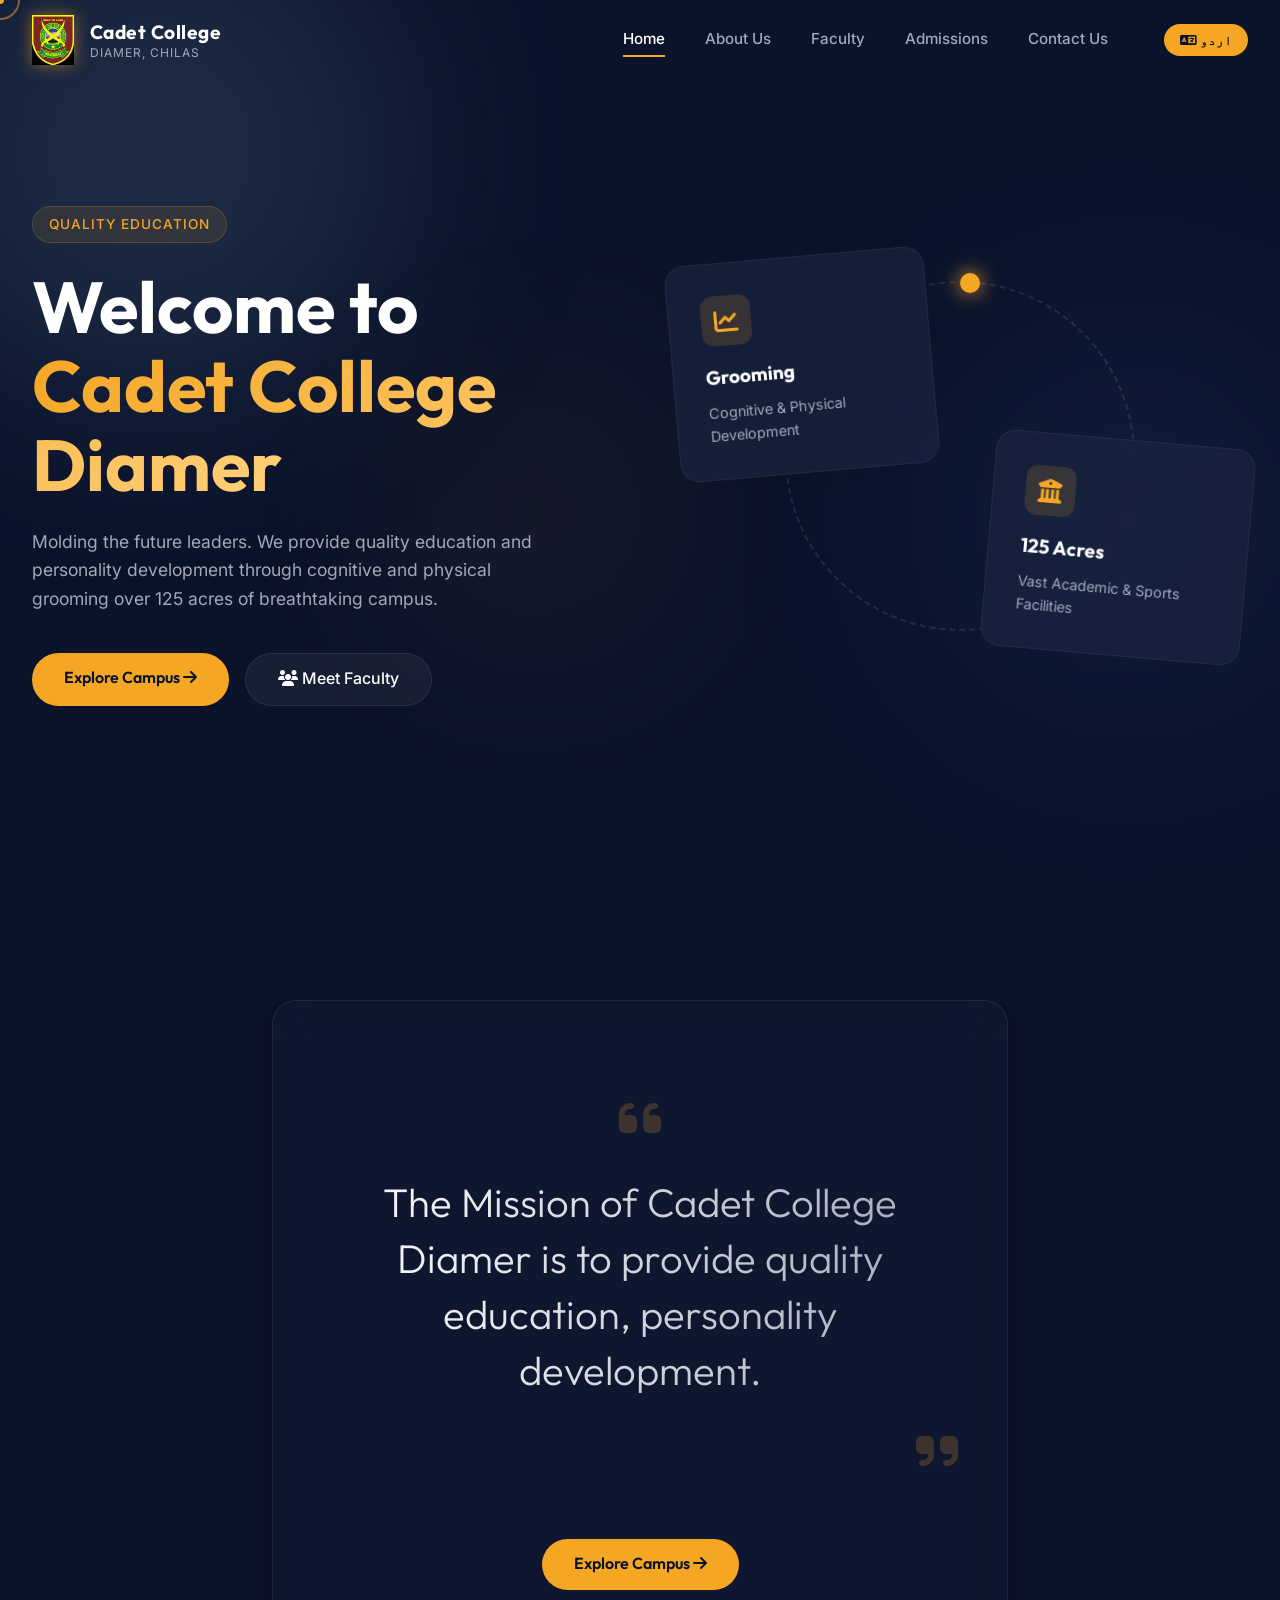
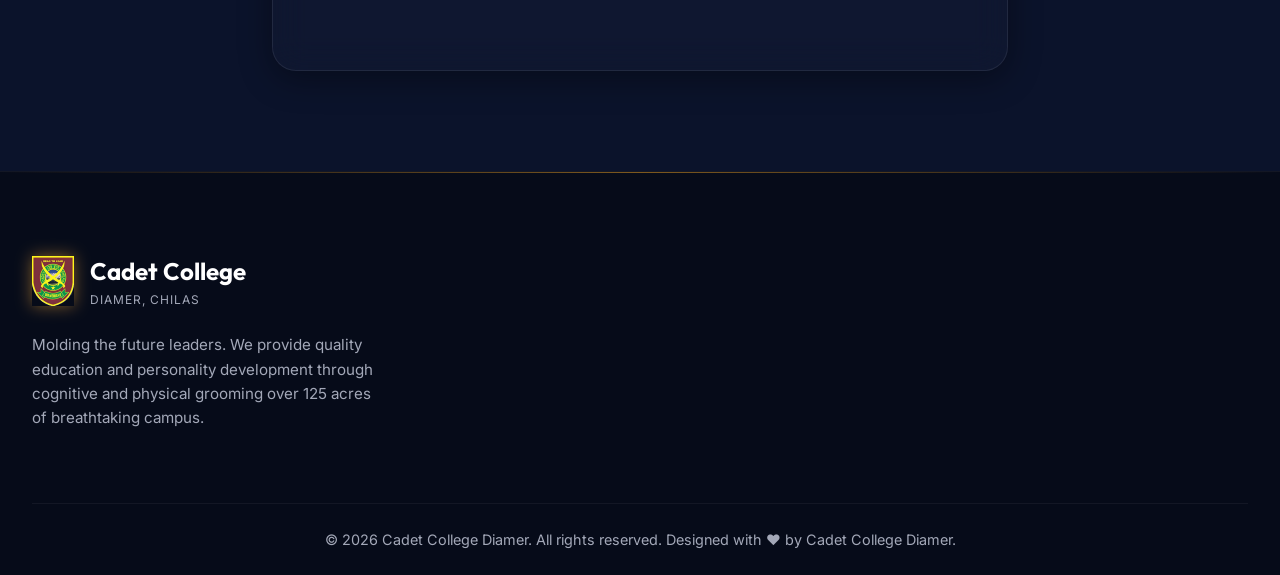
<file: index.html>
<!DOCTYPE html>
<html lang="ur" dir="ltr">

<head>
    <meta charset="UTF-8">
    <meta name="viewport" content="width=device-width, initial-scale=1.0">
    <meta name="description" content="Cadet College Diamer, Chilas - Quality Education and Personality Development">
    <title>Cadet College Diamer | Chilas</title>

    <!-- Google Fonts -->
    <link rel="preconnect" href="https://fonts.googleapis.com">
    <link rel="preconnect" href="https://fonts.gstatic.com" crossorigin>
    <link
        href="https://fonts.googleapis.com/css2?family=Inter:wght@300;400;500;600;700&family=Outfit:wght@300;400;500;600;700;800&family=Noto+Nastaliq+Urdu:wght@400;500;600;700&display=swap"
        rel="stylesheet">

    <!-- Font Awesome -->
    <link rel="stylesheet" href="https://cdnjs.cloudflare.com/ajax/libs/font-awesome/6.4.0/css/all.min.css">

    <!-- Custom CSS -->
    <link rel="stylesheet" href="style.css">
</head>

<body>

    <!-- Custom Cursor -->
    <div class="cursor-dot" data-cursor-dot></div>
    <div class="cursor-outline" data-cursor-outline></div>

    <!-- Background Animation Elements -->
    <div class="bg-shape shape-1"></div>
    <div class="bg-shape shape-2"></div>
    <div class="bg-shape shape-3"></div>

    <!-- Navigation -->
    <header class="navbar" id="navbar">
        <div class="nav-container">
            <a href="#" class="logo">
                <img class="logo-img" src="monogram.jpeg" alt="Monogram"
                    style="height: 50px; width: auto; object-fit: contain; filter: drop-shadow(0 0 8px rgba(245, 166, 35, 0.5));">
                <div class="logo-text">
                    <h1>Cadet College</h1>
                    <p>Diamer, Chilas</p>
                </div>
            </a>

            <button class="mobile-toggle" id="mobile-toggle">
                <i class="fa-solid fa-bars"></i>
            </button>

            <nav class="nav-links" id="nav-links">
                <a href="index.html" class="active" data-i18n="nav_home">Home</a>
                <a href="about.html" data-i18n="nav_about">About</a>
                <a href="faculty.html" data-i18n="nav_faculty">Faculty</a>
                <div class="nav-item-dropdown">
                    <a href="admission.html" data-i18n="nav_admission">Admissions</a>
                    <div class="dropdown-content">
                        <a href="class-8th.html" data-i18n="nav_8th">Class 8th</a>
                        <a href="1st-year.html" data-i18n="nav_1st_year">1st Year</a>
                    </div>
                </div>
                <a href="contact.html" data-i18n="nav_contact">Contact Us</a>
                <button id="lang-toggle" class="btn-primary glow-btn"
                    style="padding: 0.5rem 1rem; margin-inline-start: 1rem;">
                    <i class="fa-solid fa-language"></i> <span id="lang-text">اردو</span>
                </button>
            </nav>
        </div>
    </header>

    <!-- Hero Section -->
    <section id="home" class="hero section-padding">
        <div class="container hero-container">
            <div class="hero-content" data-aos="fade-up">
                <span class="badge" data-i18n="hero_badge">Quality Education</span>
                <h1 class="hero-title" data-i18n="hero_title">Welcome to <br> <span class="gradient-text">Cadet College
                        Diamer</span></h1>
                <p class="hero-desc" data-i18n="hero_desc">
                    Molding the future leaders. We provide quality education and personality development through
                    cognitive and physical grooming over 125 acres of breathtaking campus.
                </p>
                <div class="hero-btns">
                    <a href="about.html" class="btn-primary glow-btn" data-i18n="hero_btn_explore">
                        Explore Campus <i class="fa-solid fa-arrow-right"></i>
                    </a>
                    <a href="faculty.html" class="btn-secondary" data-i18n="hero_btn_faculty">
                        <i class="fa-solid fa-users"></i> Meet Faculty
                    </a>
                </div>
            </div>
            <div class="hero-visual">
                <div class="glass-card hero-card floating-anim">
                    <div class="card-icon"><i class="fa-solid fa-chart-line"></i></div>
                    <h3 data-i18n="hero_card1_title">Grooming</h3>
                    <p data-i18n="hero_card1_desc">Cognitive & Physical Development</p>
                </div>
                <div class="glass-card hero-card hero-card-2 floating-anim-delayed">
                    <div class="card-icon"><i class="fa-solid fa-building-columns"></i></div>
                    <h3 data-i18n="hero_card2_title">125 Acres</h3>
                    <p data-i18n="hero_card2_desc">Vast Academic & Sports Facilities</p>
                </div>
                <!-- Decorative Ring -->
                <div class="glow-ring"></div>
            </div>
        </div>
    </section>

    <!-- Scroll Indicator -->
    <div class="scroll-indicator">
        <div class="mouse">
            <div class="wheel"></div>
        </div>
        <p data-i18n="scroll_down">Scroll Down</p>
    </div>

    <!-- Scrolling Marquee or Quote (Replaces long sections) -->
    <section class="mission section-padding" style="min-height: 40vh; display: flex; align-items:center;">
        <div class="container container-sm">
            <div class="mission-box glass-panel text-center reveal">
                <div class="quote-icon"><i class="fa-solid fa-quote-left"></i></div>
                <h2 class="mission-text" data-i18n="mission_text">
                    The Mission of Cadet College Diamer is to provide quality education, personality development.
                </h2>
                <div class="quote-icon right"><i class="fa-solid fa-quote-right"></i></div>

                <div style="margin-top: 3rem;">
                    <a href="about.html" class="btn-primary glow-btn" data-i18n="hero_btn_explore">
                        Explore Campus <i class="fa-solid fa-arrow-right"></i>
                    </a>
                </div>
            </div>
        </div>
    </section>

    <!-- Footer -->
    <footer class="footer">
        <div class="container">
            <div class="footer-grid">
                <div class="footer-brand">
                    <a href="index.html" class="logo">
                        <img class="logo-img" src="monogram.jpeg" alt="Monogram"
                            style="height: 50px; width: auto; object-fit: contain; filter: drop-shadow(0 0 8px rgba(245, 166, 35, 0.5));">
                        <div class="logo-text">
                            <h2>Cadet College</h2>
                            <p>Diamer, Chilas</p>
                        </div>
                    </a>
                    <p class="footer-desc" data-i18n="hero_desc">Molding the future leaders. We provide quality
                        education and personality development through cognitive and physical grooming over 125 acres of
                        breathtaking campus.</p>
                </div>
            </div>

            <div class="footer-bottom">
                <p>&copy; 2026 Cadet College Diamer. All rights reserved. Designed with ❤️ by Cadet College Diamer.</p>
            </div>
        </div>
    </footer>

    <!-- Scripts -->
    <script src="script.js"></script>
</body>

</html>
</file>
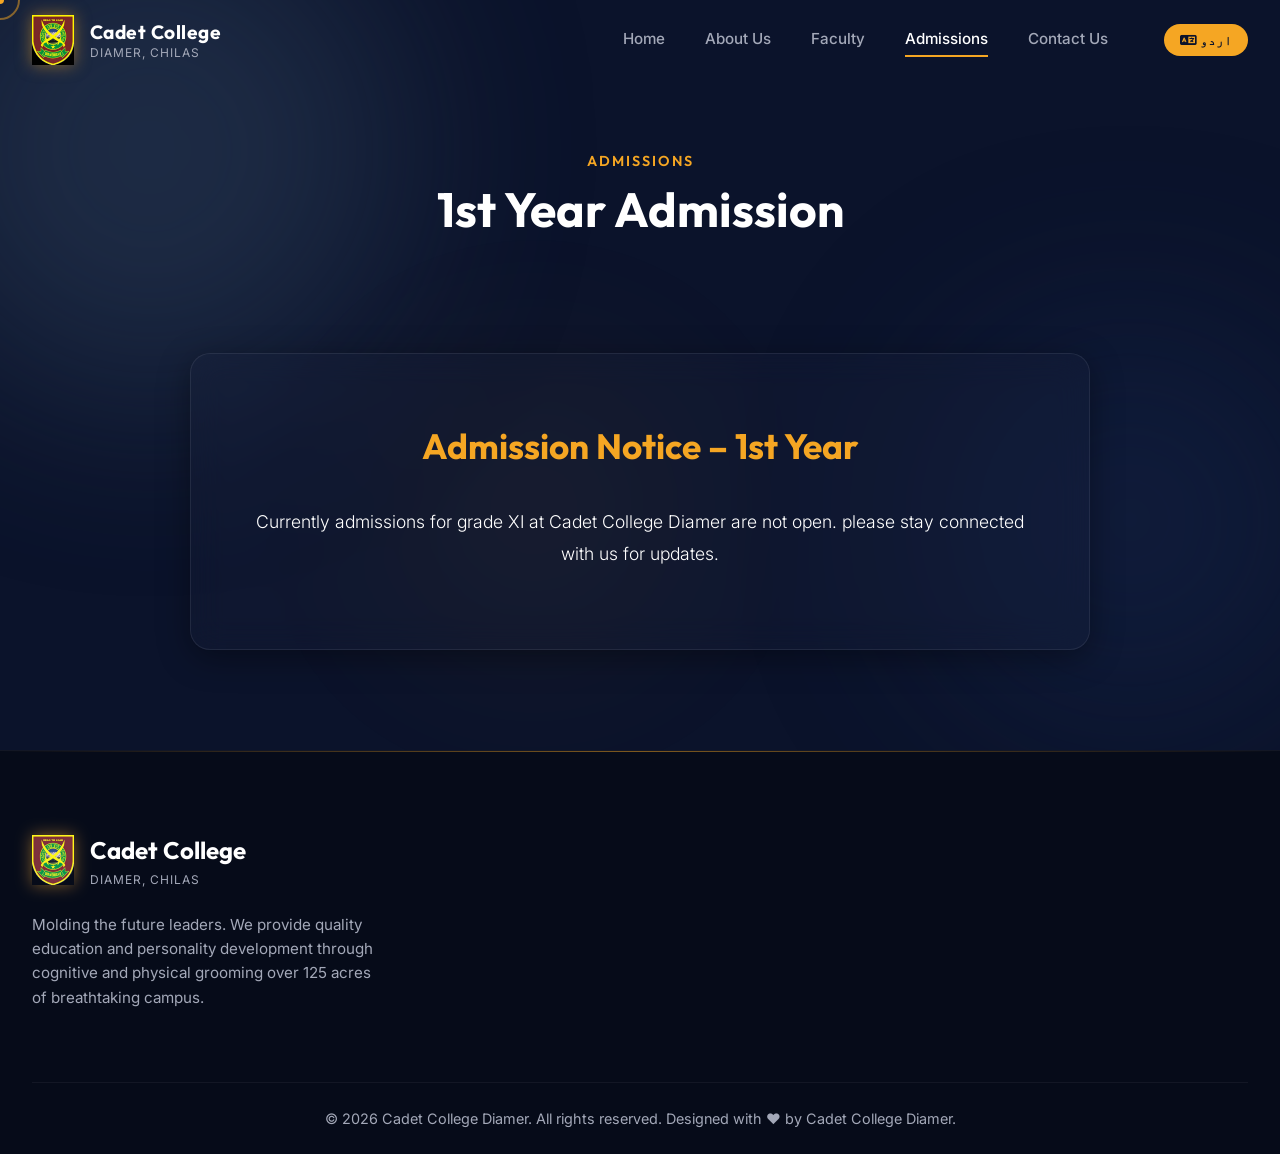
<file: 1st-year.html>
<!DOCTYPE html>
<html lang="ur" dir="ltr">

<head>
    <meta charset="UTF-8">
    <meta name="viewport" content="width=device-width, initial-scale=1.0">
    <meta name="description" content="1st Year Admissions Cadet College Diamer, Chilas">
    <title>Cadet College Diamer | 1st Year Admission</title>

    <!-- Google Fonts -->
    <link rel="preconnect" href="https://fonts.googleapis.com">
    <link rel="preconnect" href="https://fonts.gstatic.com" crossorigin>
    <link
        href="https://fonts.googleapis.com/css2?family=Inter:wght@300;400;500;600;700&family=Outfit:wght@300;400;500;600;700;800&family=Noto+Nastaliq+Urdu:wght@400;500;600;700&display=swap"
        rel="stylesheet">

    <!-- Font Awesome -->
    <link rel="stylesheet" href="https://cdnjs.cloudflare.com/ajax/libs/font-awesome/6.4.0/css/all.min.css">

    <!-- Custom CSS -->
    <link rel="stylesheet" href="style.css">
    <style>
        .page-header {
            padding-top: 150px;
            padding-bottom: 50px;
            text-align: center;
        }

        .admission-content {
            background: var(--glass-bg);
            backdrop-filter: blur(16px);
            border: 1px solid var(--glass-border);
            border-radius: 20px;
            padding: 4rem 3rem;
            text-align: center;
            box-shadow: var(--glass-shadow);
            max-width: 900px;
            margin: 0 auto;
        }

        .admission-title {
            color: var(--accent);
            font-size: 2.2rem;
            margin-bottom: 2rem;
            font-family: 'Outfit', sans-serif;
            font-weight: 700;
        }

        .admission-text {
            color: var(--text-main);
            font-size: 1.1rem;
            text-align: center;
            line-height: 1.8;
            font-weight: 300;
        }

        .admission-text p {
            margin-bottom: 1rem;
        }
    </style>
</head>

<body>

    <!-- Custom Cursor -->
    <div class="cursor-dot" data-cursor-dot></div>
    <div class="cursor-outline" data-cursor-outline></div>

    <!-- Background Animation Elements -->
    <div class="bg-shape shape-1"></div>
    <div class="bg-shape shape-2"></div>
    <div class="bg-shape shape-3"></div>

    <!-- Navigation -->
    <header class="navbar" id="navbar">
        <div class="nav-container">
            <a href="index.html" class="logo">
                <img class="logo-img" src="monogram.jpeg" alt="Monogram"
                    style="height: 50px; width: auto; object-fit: contain; filter: drop-shadow(0 0 8px rgba(245, 166, 35, 0.5));">
                <div class="logo-text">
                    <h1>Cadet College</h1>
                    <p>Diamer, Chilas</p>
                </div>
            </a>

            <button class="mobile-toggle" id="mobile-toggle">
                <i class="fa-solid fa-bars"></i>
            </button>

            <nav class="nav-links" id="nav-links">
                <a href="index.html" data-i18n="nav_home">Home</a>
                <a href="about.html" data-i18n="nav_about">About</a>
                <a href="faculty.html" data-i18n="nav_faculty">Faculty</a>
                <div class="nav-item-dropdown">
                    <a href="admission.html" class="active" data-i18n="nav_admission">Admissions</a>
                    <div class="dropdown-content">
                        <a href="class-8th.html" data-i18n="nav_8th">Class 8th</a>
                        <a href="1st-year.html" class="active" data-i18n="nav_1st_year">1st Year</a>
                    </div>
                </div>
                <a href="contact.html" data-i18n="nav_contact">Contact Us</a>
                <button id="lang-toggle" class="btn-primary glow-btn"
                    style="padding: 0.5rem 1rem; margin-inline-start: 1rem;">
                    <i class="fa-solid fa-language"></i> <span id="lang-text">اردو</span>
                </button>
            </nav>
        </div>
    </header>

    <!-- Header Section -->
    <section class="page-header container">
        <div class="section-header text-center reveal">
            <span class="subtitle" data-i18n="nav_admission">Admissions</span>
            <h2 class="title" data-i18n="1st_year_admission">1st Year <span class="accent-text">Admission</span></h2>
        </div>
    </section>

    <!-- Admission Content -->
    <section class="section-padding" style="padding-top: 0;">
        <div class="container reveal">
            <div class="admission-content">
                <h3 class="admission-title" data-i18n="admission_notice_1st_year">Admission Notice – 1st Year</h3>
                <div class="admission-text">
                    <p data-i18n="class_1st_year_notice_desc_1">Currently admissions for grade XI at Cadet College
                        Diamer are not open. please stay connected with us for updates.</p>
                </div>
            </div>
        </div>
    </section>

    <!-- Footer -->
    <footer class="footer">
        <div class="container">
            <div class="footer-grid">
                <div class="footer-brand">
                    <a href="index.html" class="logo">
                        <img class="logo-img" src="monogram.jpeg" alt="Monogram"
                            style="height: 50px; width: auto; object-fit: contain; filter: drop-shadow(0 0 8px rgba(245, 166, 35, 0.5));">
                        <div class="logo-text">
                            <h2>Cadet College</h2>
                            <p>Diamer, Chilas</p>
                        </div>
                    </a>
                    <p class="footer-desc" data-i18n="hero_desc">Molding the future leaders. We provide quality
                        education and personality development through cognitive and physical grooming over 125 acres of
                        breathtaking campus.</p>
                </div>
            </div>

            <div class="footer-bottom">
                <p>&copy; 2026 Cadet College Diamer. All rights reserved. Designed with ❤️ by Cadet College Diamer.</p>
            </div>
        </div>
    </footer>

    <!-- Scripts -->
    <script src="script.js"></script>
</body>

</html>
</file>
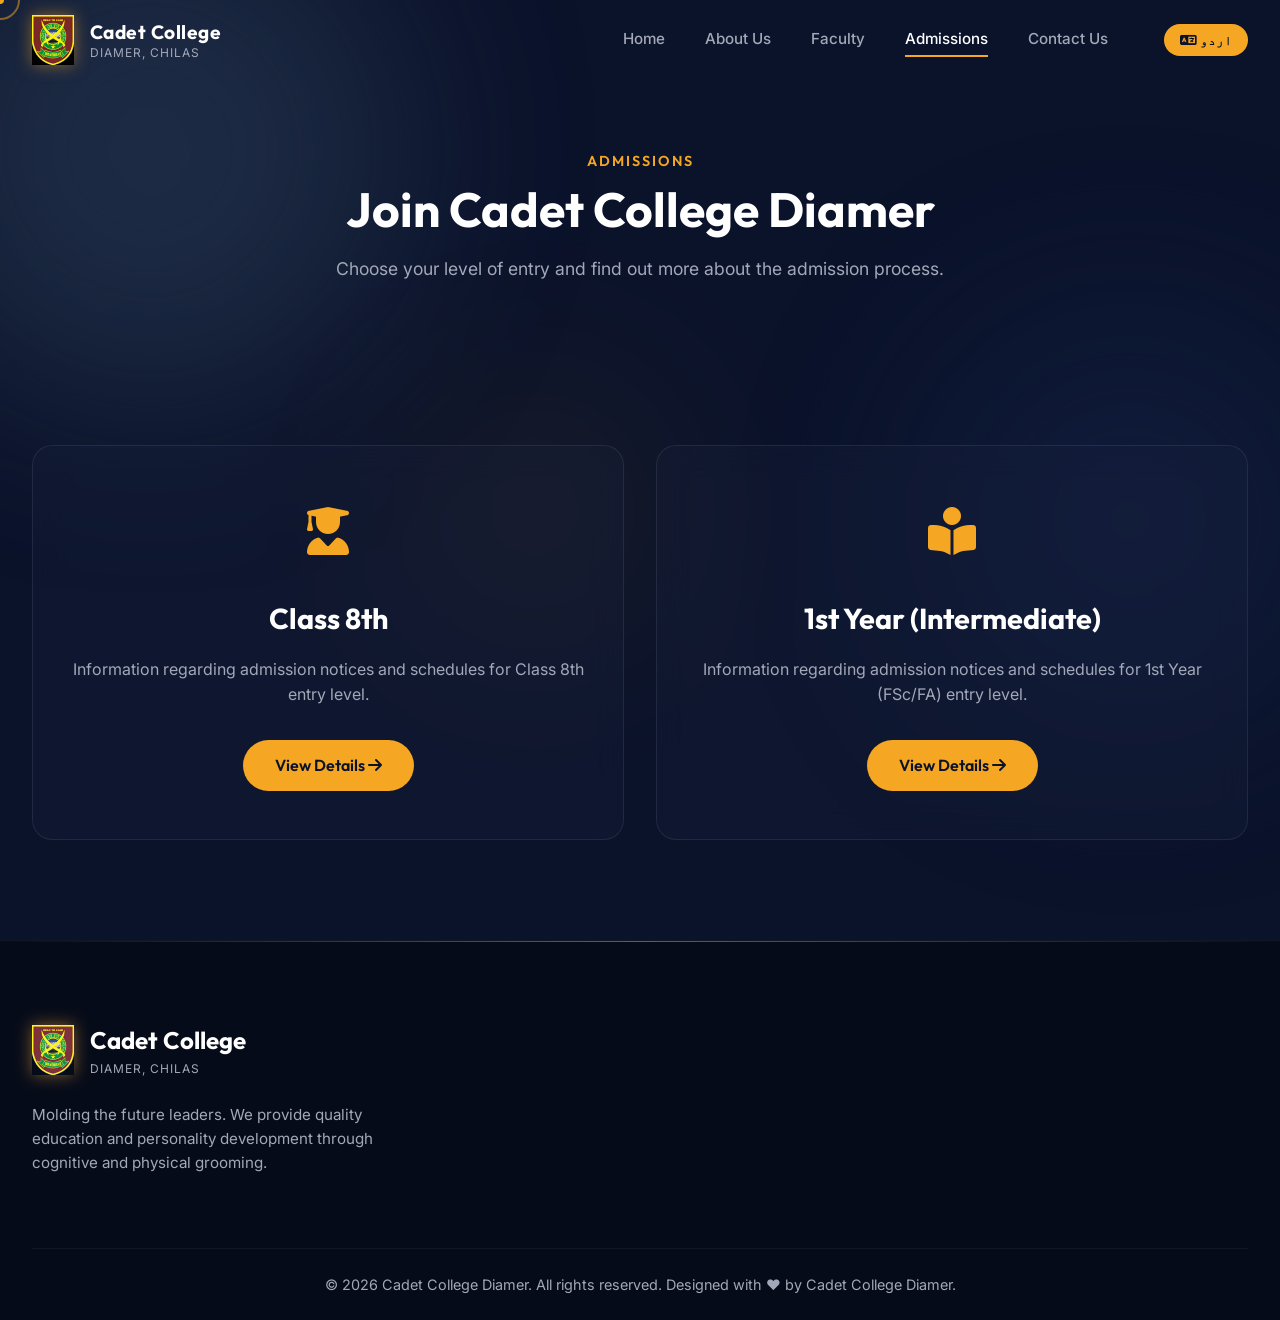
<file: admission.html>
<!DOCTYPE html>
<html lang="ur" dir="ltr">

<head>
    <meta charset="UTF-8">
    <meta name="viewport" content="width=device-width, initial-scale=1.0">
    <meta name="description" content="Admissions Cadet College Diamer, Chilas">
    <title>Cadet College Diamer | Admissions</title>

    <!-- Google Fonts -->
    <link rel="preconnect" href="https://fonts.googleapis.com">
    <link rel="preconnect" href="https://fonts.gstatic.com" crossorigin>
    <link
        href="https://fonts.googleapis.com/css2?family=Inter:wght@300;400;500;600;700&family=Outfit:wght@300;400;500;600;700;800&family=Noto+Nastaliq+Urdu:wght@400;500;600;700&display=swap"
        rel="stylesheet">

    <!-- Font Awesome -->
    <link rel="stylesheet" href="https://cdnjs.cloudflare.com/ajax/libs/font-awesome/6.4.0/css/all.min.css">

    <!-- Custom CSS -->
    <link rel="stylesheet" href="style.css">

    <style>
        .page-header {
            padding-top: 150px;
            padding-bottom: 50px;
            text-align: center;
        }

        .admission-grid {
            display: grid;
            grid-template-columns: repeat(auto-fit, minmax(300px, 1fr));
            gap: 2rem;
            margin-top: 3rem;
        }

        .admission-card {
            background: var(--glass-bg);
            backdrop-filter: blur(16px);
            border: 1px solid var(--glass-border);
            border-radius: 20px;
            padding: 3rem 2rem;
            text-align: center;
            transition: var(--transition);
        }

        .admission-card:hover {
            transform: translateY(-10px);
            box-shadow: 0 10px 30px rgba(0, 0, 0, 0.5);
            border-color: rgba(245, 166, 35, 0.3);
        }

        .admission-icon {
            font-size: 3rem;
            color: var(--accent);
            margin-bottom: 1.5rem;
        }

        .admission-card h3 {
            font-size: 1.8rem;
            margin-bottom: 1rem;
            color: white;
        }

        .admission-card p {
            color: var(--text-muted);
            margin-bottom: 2rem;
        }
    </style>
</head>

<body>

    <!-- Custom Cursor -->
    <div class="cursor-dot" data-cursor-dot></div>
    <div class="cursor-outline" data-cursor-outline></div>

    <!-- Background Animation Elements -->
    <div class="bg-shape shape-1"></div>
    <div class="bg-shape shape-2"></div>
    <div class="bg-shape shape-3"></div>

    <!-- Navigation -->
    <header class="navbar" id="navbar">
        <div class="nav-container">
            <a href="index.html" class="logo">
                <img class="logo-img" src="monogram.jpeg" alt="Monogram"
                    style="height: 50px; width: auto; object-fit: contain; filter: drop-shadow(0 0 8px rgba(245, 166, 35, 0.5));">
                <div class="logo-text">
                    <h1>Cadet College</h1>
                    <p>Diamer, Chilas</p>
                </div>
            </a>

            <button class="mobile-toggle" id="mobile-toggle">
                <i class="fa-solid fa-bars"></i>
            </button>

            <nav class="nav-links" id="nav-links">
                <a href="index.html" data-i18n="nav_home">Home</a>
                <a href="about.html" data-i18n="nav_about">About</a>
                <a href="faculty.html" data-i18n="nav_faculty">Faculty</a>
                <div class="nav-item-dropdown">
                    <a href="admission.html" class="active" data-i18n="nav_admission">Admissions</a>
                    <div class="dropdown-content">
                        <a href="class-8th.html" data-i18n="nav_8th">Class 8th</a>
                        <a href="1st-year.html" data-i18n="nav_1st_year">1st Year</a>
                    </div>
                </div>
                <a href="contact.html" data-i18n="nav_contact">Contact Us</a>
                <button id="lang-toggle" class="btn-primary glow-btn"
                    style="padding: 0.5rem 1rem; margin-inline-start: 1rem;">
                    <i class="fa-solid fa-language"></i> <span id="lang-text">اردو</span>
                </button>
            </nav>
        </div>
    </header>

    <!-- Header Section -->
    <section class="page-header container">
        <div class="section-header text-center reveal">
            <span class="subtitle" data-i18n="nav_admission">Admissions</span>
            <h2 class="title" data-i18n="admissions_title">Join Cadet College <span class="accent-text">Diamer</span>
            </h2>
            <p class="section-desc" data-i18n="admissions_desc">Choose your level of entry and find out more about the
                admission process.</p>
        </div>
    </section>

    <!-- Admissions Options -->
    <section class="section-padding" style="padding-top: 0;">
        <div class="container">
            <div class="admission-grid reveal">
                <!-- Class 8th -->
                <div class="admission-card">
                    <div class="admission-icon"><i class="fa-solid fa-user-graduate"></i></div>
                    <h3>Class 8th</h3>
                    <p>Information regarding admission notices and schedules for Class 8th entry level.</p>
                    <a href="class-8th.html" class="btn-primary glow-btn">View Details <i
                            class="fa-solid fa-arrow-right"></i></a>
                </div>

                <!-- 1st Year -->
                <div class="admission-card">
                    <div class="admission-icon"><i class="fa-solid fa-book-open-reader"></i></div>
                    <h3>1st Year (Intermediate)</h3>
                    <p>Information regarding admission notices and schedules for 1st Year (FSc/FA) entry level.</p>
                    <a href="1st-year.html" class="btn-primary glow-btn">View Details <i
                            class="fa-solid fa-arrow-right"></i></a>
                </div>
            </div>
        </div>
    </section>

    <!-- Footer -->
    <footer class="footer">
        <div class="container">
            <div class="footer-grid">
                <div class="footer-brand">
                    <a href="index.html" class="logo">
                        <img class="logo-img" src="monogram.jpeg" alt="Monogram"
                            style="height: 50px; width: auto; object-fit: contain; filter: drop-shadow(0 0 8px rgba(245, 166, 35, 0.5));">
                        <div class="logo-text">
                            <h2>Cadet College</h2>
                            <p>Diamer, Chilas</p>
                        </div>
                    </a>
                    <p class="footer-desc">Molding the future leaders. We provide quality
                        education and personality development through cognitive and physical grooming.</p>
                </div>
            </div>

            <div class="footer-bottom">
                <p>&copy; 2026 Cadet College Diamer. All rights reserved. Designed with ❤️ by Cadet College Diamer.</p>
            </div>
        </div>
    </footer>

    <!-- Scripts -->
    <script src="script.js"></script>
</body>

</html>
</file>
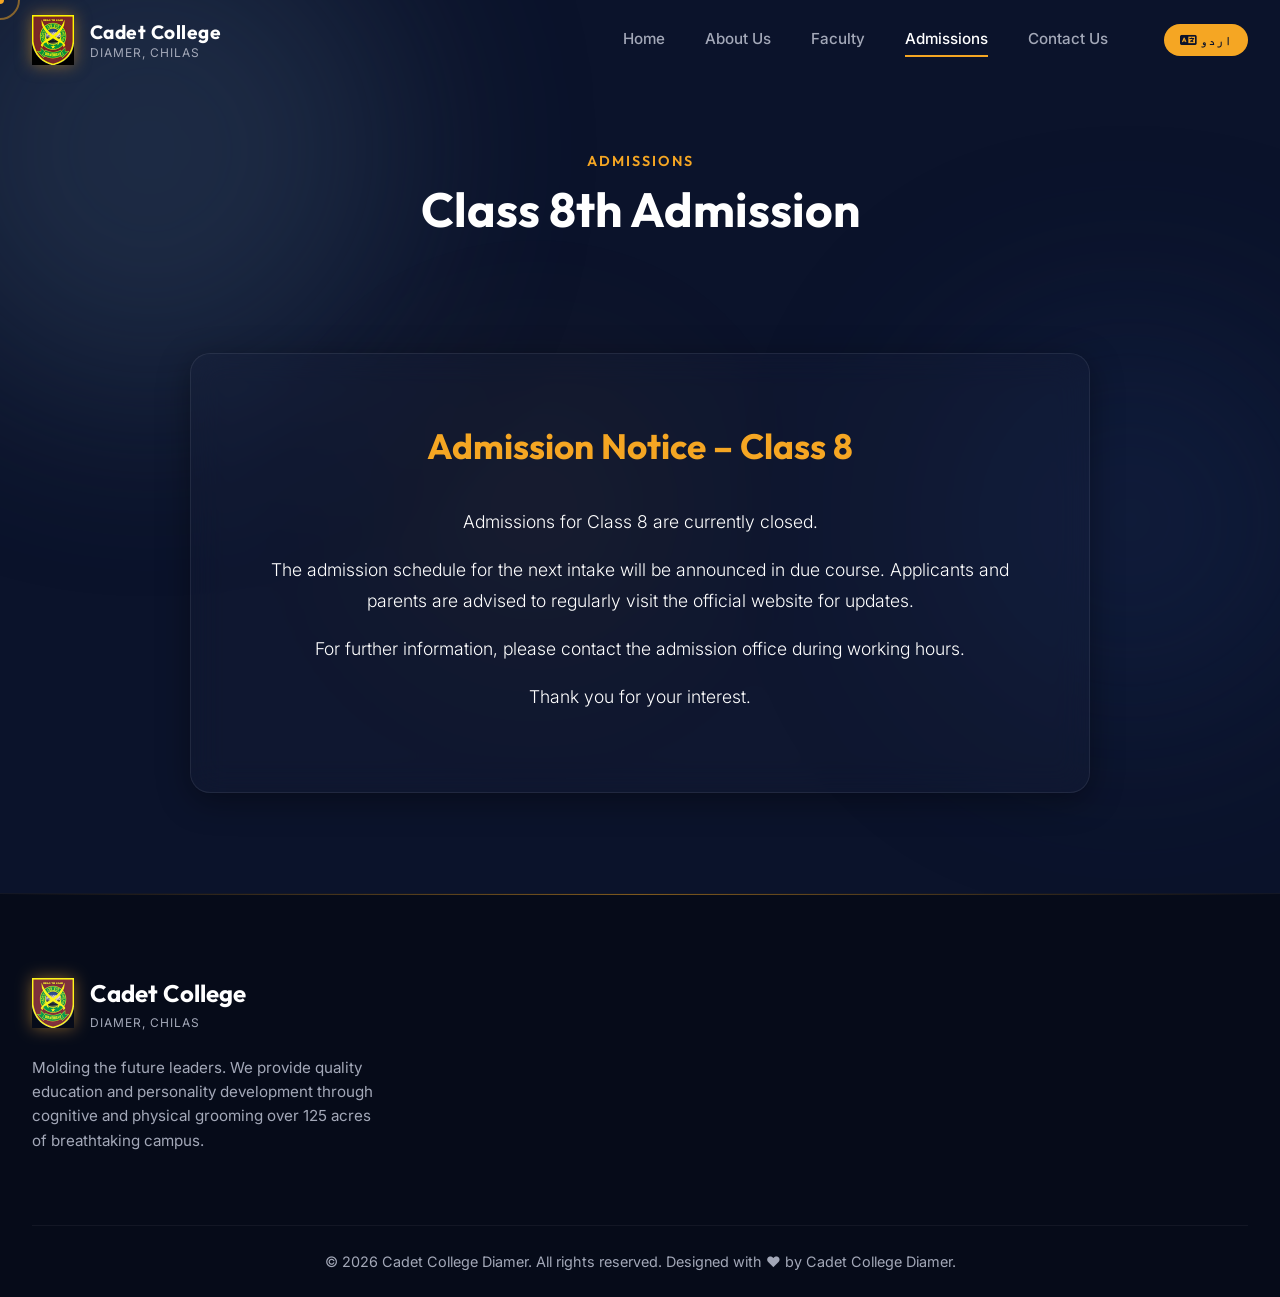
<file: class-8th.html>
<!DOCTYPE html>
<html lang="ur" dir="ltr">

<head>
    <meta charset="UTF-8">
    <meta name="viewport" content="width=device-width, initial-scale=1.0">
    <meta name="description" content="Class 8th Admissions Cadet College Diamer, Chilas">
    <title>Cadet College Diamer | Class 8th Admission</title>

    <!-- Google Fonts -->
    <link rel="preconnect" href="https://fonts.googleapis.com">
    <link rel="preconnect" href="https://fonts.gstatic.com" crossorigin>
    <link
        href="https://fonts.googleapis.com/css2?family=Inter:wght@300;400;500;600;700&family=Outfit:wght@300;400;500;600;700;800&family=Noto+Nastaliq+Urdu:wght@400;500;600;700&display=swap"
        rel="stylesheet">

    <!-- Font Awesome -->
    <link rel="stylesheet" href="https://cdnjs.cloudflare.com/ajax/libs/font-awesome/6.4.0/css/all.min.css">

    <!-- Custom CSS -->
    <link rel="stylesheet" href="style.css">
    <style>
        .page-header {
            padding-top: 150px;
            padding-bottom: 50px;
            text-align: center;
        }

        .admission-content {
            background: var(--glass-bg);
            backdrop-filter: blur(16px);
            border: 1px solid var(--glass-border);
            border-radius: 20px;
            padding: 4rem 3rem;
            text-align: center;
            box-shadow: var(--glass-shadow);
            max-width: 900px;
            margin: 0 auto;
        }

        .admission-title {
            color: var(--accent);
            font-size: 2.2rem;
            margin-bottom: 2rem;
            font-family: 'Outfit', sans-serif;
            font-weight: 700;
        }

        .admission-text {
            color: var(--text-main);
            font-size: 1.1rem;
            text-align: center;
            line-height: 1.8;
            font-weight: 300;
        }

        .admission-text p {
            margin-bottom: 1rem;
        }
    </style>
</head>

<body>

    <!-- Custom Cursor -->
    <div class="cursor-dot" data-cursor-dot></div>
    <div class="cursor-outline" data-cursor-outline></div>

    <!-- Background Animation Elements -->
    <div class="bg-shape shape-1"></div>
    <div class="bg-shape shape-2"></div>
    <div class="bg-shape shape-3"></div>

    <!-- Navigation -->
    <header class="navbar" id="navbar">
        <div class="nav-container">
            <a href="index.html" class="logo">
                <img class="logo-img" src="monogram.jpeg" alt="Monogram"
                    style="height: 50px; width: auto; object-fit: contain; filter: drop-shadow(0 0 8px rgba(245, 166, 35, 0.5));">
                <div class="logo-text">
                    <h1>Cadet College</h1>
                    <p>Diamer, Chilas</p>
                </div>
            </a>

            <button class="mobile-toggle" id="mobile-toggle">
                <i class="fa-solid fa-bars"></i>
            </button>

            <nav class="nav-links" id="nav-links">
                <a href="index.html" data-i18n="nav_home">Home</a>
                <a href="about.html" data-i18n="nav_about">About</a>
                <a href="faculty.html" data-i18n="nav_faculty">Faculty</a>
                <div class="nav-item-dropdown">
                    <a href="admission.html" class="active" data-i18n="nav_admission">Admissions</a>
                    <div class="dropdown-content">
                        <a href="class-8th.html" class="active" data-i18n="nav_8th">Class 8th</a>
                        <a href="1st-year.html" data-i18n="nav_1st_year">1st Year</a>
                    </div>
                </div>
                <a href="contact.html" data-i18n="nav_contact">Contact Us</a>
                <button id="lang-toggle" class="btn-primary glow-btn"
                    style="padding: 0.5rem 1rem; margin-inline-start: 1rem;">
                    <i class="fa-solid fa-language"></i> <span id="lang-text">اردو</span>
                </button>
            </nav>
        </div>
    </header>

    <!-- Header Section -->
    <section class="page-header container">
        <div class="section-header text-center reveal">
            <span class="subtitle" data-i18n="nav_admission">Admissions</span>
            <h2 class="title" data-i18n="class_8_admission">Class 8th <span class="accent-text">Admission</span></h2>
        </div>
    </section>

    <!-- Admission Content -->
    <section class="section-padding" style="padding-top: 0;">
        <div class="container reveal">
            <div class="admission-content">
                <h3 class="admission-title" data-i18n="admission_notice_8">Admission Notice – Class 8</h3>
                <div class="admission-text">
                    <p data-i18n="class_8_notice_desc_1">Admissions for Class 8 are currently closed.</p>
                    <p data-i18n="class_notice_desc_2">The admission schedule for the next intake will be announced in
                        due course. Applicants and parents are advised to regularly visit the official website for
                        updates.</p>
                    <p data-i18n="class_notice_desc_3">For further information, please contact the admission office
                        during working hours.</p>
                    <p data-i18n="class_notice_desc_4">Thank you for your interest.</p>
                </div>
            </div>
        </div>
    </section>

    <!-- Footer -->
    <footer class="footer">
        <div class="container">
            <div class="footer-grid">
                <div class="footer-brand">
                    <a href="index.html" class="logo">
                        <img class="logo-img" src="monogram.jpeg" alt="Monogram"
                            style="height: 50px; width: auto; object-fit: contain; filter: drop-shadow(0 0 8px rgba(245, 166, 35, 0.5));">
                        <div class="logo-text">
                            <h2>Cadet College</h2>
                            <p>Diamer, Chilas</p>
                        </div>
                    </a>
                    <p class="footer-desc" data-i18n="hero_desc">Molding the future leaders. We provide quality
                        education and personality development through cognitive and physical grooming over 125 acres of
                        breathtaking campus.</p>
                </div>
            </div>

            <div class="footer-bottom">
                <p>&copy; 2026 Cadet College Diamer. All rights reserved. Designed with ❤️ by Cadet College Diamer.</p>
            </div>
        </div>
    </footer>

    <!-- Scripts -->
    <script src="script.js"></script>
</body>

</html>
</file>
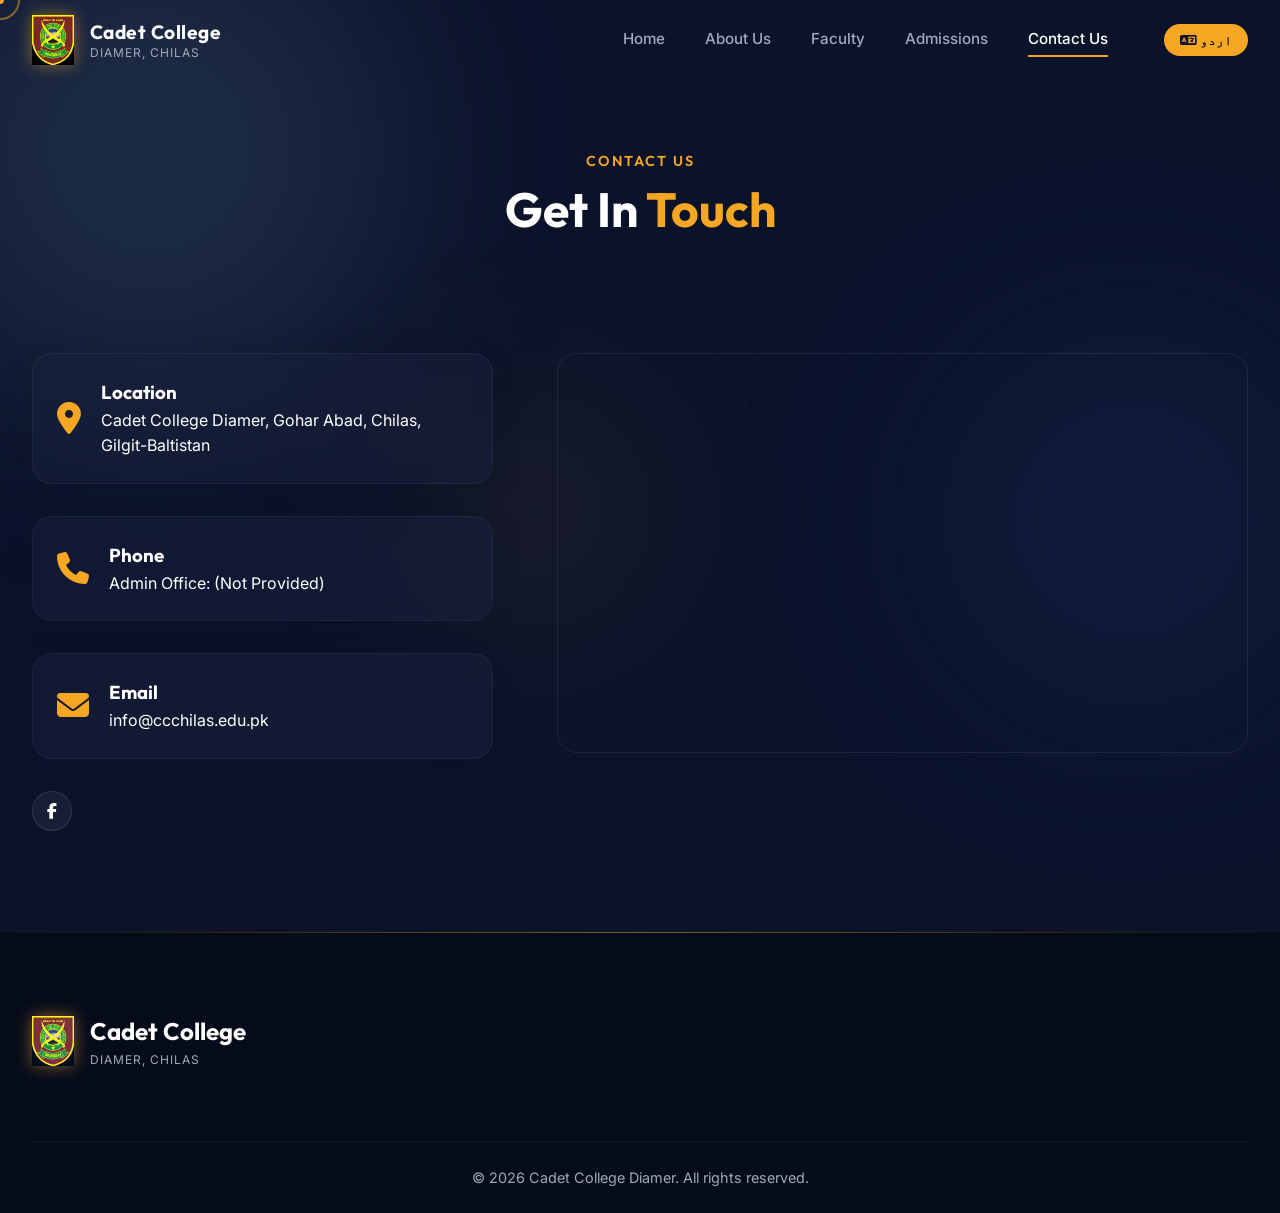
<file: contact.html>
<!DOCTYPE html>
<html lang="ur" dir="ltr">

<head>
    <meta charset="UTF-8">
    <meta name="viewport" content="width=device-width, initial-scale=1.0">
    <meta name="description" content="Contact Cadet College Diamer, Chilas">
    <title>Cadet College Diamer | Contact Us</title>

    <!-- Google Fonts -->
    <link rel="preconnect" href="https://fonts.googleapis.com">
    <link rel="preconnect" href="https://fonts.gstatic.com" crossorigin>
    <link
        href="https://fonts.googleapis.com/css2?family=Inter:wght@300;400;500;600;700&family=Outfit:wght@300;400;500;600;700;800&family=Noto+Nastaliq+Urdu:wght@400;500;600;700&display=swap"
        rel="stylesheet">

    <!-- Font Awesome -->
    <link rel="stylesheet" href="https://cdnjs.cloudflare.com/ajax/libs/font-awesome/6.4.0/css/all.min.css">

    <!-- Custom CSS -->
    <link rel="stylesheet" href="style.css">
    <style>
        .page-header {
            padding-top: 150px;
            padding-bottom: 50px;
            text-align: center;
        }

        .contact-grid {
            display: grid;
            grid-template-columns: 1fr 1.5fr;
            gap: 4rem;
        }

        .contact-info-card {
            display: flex;
            align-items: center;
            gap: 20px;
            margin-bottom: 2rem;
            padding: 1.5rem;
        }

        .contact-icon {
            font-size: 2rem;
            color: var(--accent);
        }

        .map-container {
            width: 100%;
            height: 400px;
            border-radius: 20px;
            overflow: hidden;
            border: 1px solid var(--glass-border);
        }
    </style>
</head>

<body>

    <!-- Custom Cursor -->
    <div class="cursor-dot" data-cursor-dot></div>
    <div class="cursor-outline" data-cursor-outline></div>

    <!-- Background Animation Elements -->
    <div class="bg-shape shape-1"></div>
    <div class="bg-shape shape-2"></div>
    <div class="bg-shape shape-3"></div>

    <!-- Navigation -->
    <header class="navbar" id="navbar">
        <div class="nav-container">
            <a href="index.html" class="logo">
                <img class="logo-img" src="monogram.jpeg" alt="Monogram"
                    style="height: 50px; width: auto; object-fit: contain; filter: drop-shadow(0 0 8px rgba(245, 166, 35, 0.5));">
                <div class="logo-text">
                    <h1>Cadet College</h1>
                    <p>Diamer, Chilas</p>
                </div>
            </a>

            <button class="mobile-toggle" id="mobile-toggle">
                <i class="fa-solid fa-bars"></i>
            </button>

            <nav class="nav-links" id="nav-links">
                <a href="index.html" data-i18n="nav_home">Home</a>
                <a href="about.html" data-i18n="nav_about">About</a>
                <a href="faculty.html" data-i18n="nav_faculty">Faculty</a>
                <div class="nav-item-dropdown">
                    <a href="admission.html" data-i18n="nav_admission">Admissions</a>
                    <div class="dropdown-content">
                        <a href="class-8th.html" data-i18n="nav_8th">Class 8th</a>
                        <a href="1st-year.html" data-i18n="nav_1st_year">1st Year</a>
                    </div>
                </div>
                <a href="contact.html" class="active" data-i18n="nav_contact">Contact Us</a>
                <button id="lang-toggle" class="btn-primary glow-btn"
                    style="padding: 0.5rem 1rem; margin-inline-start: 1rem;">
                    <i class="fa-solid fa-language"></i> <span id="lang-text">اردو</span>
                </button>
            </nav>
        </div>
    </header>

    <!-- Header Section -->
    <section class="page-header container">
        <div class="section-header text-center reveal">
            <span class="subtitle" data-i18n="nav_contact">Contact Us</span>
            <h2 class="title" data-i18n="contact_title">Get In <span class="accent-text">Touch</span></h2>
        </div>
    </section>

    <!-- Contact & Map Section -->
    <section class="section-padding" style="padding-top: 0;">
        <div class="container">
            <div class="contact-grid">
                <div class="contact-details reveal">
                    <div class="glass-card contact-info-card">
                        <div class="contact-icon"><i class="fa-solid fa-location-dot"></i></div>
                        <div>
                            <h3 data-i18n="contact_loc_title">Location</h3>
                            <p data-i18n="contact_loc_desc">Cadet College Diamer, Gohar Abad, Chilas, Gilgit-Baltistan
                            </p>
                        </div>
                    </div>

                    <div class="glass-card contact-info-card">
                        <div class="contact-icon"><i class="fa-solid fa-phone"></i></div>
                        <div>
                            <h3 data-i18n="contact_phone_title">Phone</h3>
                            <p data-i18n="contact_phone_desc">Admin Office: (Not Provided on main site yet)</p>
                        </div>
                    </div>

                    <div class="glass-card contact-info-card">
                        <div class="contact-icon"><i class="fa-solid fa-envelope"></i></div>
                        <div>
                            <h3 data-i18n="contact_email_title">Email</h3>
                            <p>info@ccchilas.edu.pk</p>
                        </div>
                    </div>

                    <div class="social-links" style="margin-top: 2rem;">
                        <a href="https://web.facebook.com/CadetCollegeDiamerChilas" target="_blank"
                            class="social-icon"><i class="fa-brands fa-facebook-f"></i></a>
                    </div>
                </div>

                <div class="map-container reveal hover-tilt">
                    <iframe
                        src="https://www.google.com/maps/embed?pb=!1m18!1m12!1m3!1d3319.467817017266!2d74.12328148819582!3d35.43715104996956!2m3!1f0!2f0!3f0!3m2!1i1024!2i768!4f13.1!3m3!1m2!1s0x38df8b992f8d3d9d%3A0xcfe2e850eb81ecb0!2sCadet%20college%20diamer%20chilas!5e1!3m2!1sen!2s!4v1740476442656!5m2!1sen!2s"
                        width="100%" height="100%" style="border:0;" allowfullscreen="" loading="lazy"
                        referrerpolicy="no-referrer-when-downgrade"></iframe>
                </div>
            </div>
        </div>
    </section>

    <!-- Footer -->
    <footer class="footer">
        <div class="container">
            <div class="footer-grid">
                <div class="footer-brand">
                    <a href="index.html" class="logo">
                        <img class="logo-img" src="monogram.jpeg" alt="Monogram"
                            style="height: 50px; width: auto; object-fit: contain; filter: drop-shadow(0 0 8px rgba(245, 166, 35, 0.5));">
                        <div class="logo-text">
                            <h2>Cadet College</h2>
                            <p>Diamer, Chilas</p>
                        </div>
                    </a>
                </div>
            </div>
            <div class="footer-bottom">
                <p>&copy; 2026 Cadet College Diamer. All rights reserved.</p>
            </div>
        </div>
    </footer>

    <!-- Scripts -->
    <script src="script.js"></script>
</body>

</html>
</file>
<file: style.css>
﻿/* 
  Modern Glassmorphism & Dark Mode Theme
  Color Palette: Deep Navy & Gold/Amber
*/

:root {
    /* Primary Colors */
    --bg-dark: #0B132B;
    --bg-darker: #060B19;
    --primary: #1C2541;
    --secondary: #3A506B;
    --accent: #F5A623;
    --accent-glow: rgba(245, 166, 35, 0.4);

    /* Text Colors */
    --text-main: #FFFFFF;
    --text-muted: #A3A8B8;

    /* Glassmorphism */
    --glass-bg: rgba(28, 37, 65, 0.25);
    --glass-border: rgba(255, 255, 255, 0.08);
    --glass-shadow: 0 8px 32px 0 rgba(0, 0, 0, 0.37);

    /* Variables */
    --nav-height: 80px;
    --transition: all 0.3s ease;
}

* {
    margin: 0;
    padding: 0;
    box-sizing: border-box;
    scroll-behavior: smooth;
}

body {
    font-family: 'Inter', sans-serif;
    background-color: var(--bg-dark);
    color: var(--text-main);
    line-height: 1.6;
    overflow-x: hidden;
    position: relative;
    transition: font-family 0.3s ease;
}

body.has-custom-cursor {
    cursor: none;
}

body.rtl-mode {
    font-family: 'Noto Nastaliq Urdu', 'Jameel Noori Nastaleeq', 'Inter', sans-serif;
    direction: rtl;
    text-align: right;
}

body.rtl-mode h1,
body.rtl-mode h2,
body.rtl-mode h3,
body.rtl-mode h4,
body.rtl-mode h5,
body.rtl-mode h6,
body.rtl-mode .btn-primary {
    font-family: 'Noto Nastaliq Urdu', 'Jameel Noori Nastaleeq', sans-serif;
    letter-spacing: normal;
    line-height: 1.8;
}

body.rtl-mode .hero-title,
body.rtl-mode .mission-text {
    line-height: 1.8;
}

body.rtl-mode .logo-text p {
    letter-spacing: normal;
}

body.rtl-mode .quote-icon.right {
    text-align: left;
}

h1,
h2,
h3,
h4,
h5,
h6 {
    font-family: 'Outfit', sans-serif;
    font-weight: 700;
}

a {
    text-decoration: none;
    color: inherit;
}

ul {
    list-style: none;
}

/* Base Classes */
.container {
    max-width: 1280px;
    margin: 0 auto;
    padding: 0 2rem;
}

.container-sm {
    max-width: 800px;
}

.section-padding {
    padding: 100px 0;
}

.text-center {
    text-align: center;
}

.accent-text {
    color: var(--accent);
}

.gradient-text {
    background: linear-gradient(135deg, #F5A623, #FFD07A);
    -webkit-background-clip: text;
    -webkit-text-fill-color: transparent;
}

/* Background Shapes (Abstract aesthetic) */
.bg-shape {
    position: fixed;
    border-radius: 50%;
    filter: blur(100px);
    z-index: -1;
    opacity: 0.4;
    animation: floating 20s infinite ease-in-out alternate;
}

.shape-1 {
    width: 500px;
    height: 500px;
    background: var(--secondary);
    top: -100px;
    left: -100px;
}

.shape-2 {
    width: 400px;
    height: 400px;
    background: #172a53;
    /* Deep dark blue */
    bottom: 20%;
    right: -50px;
    animation-delay: -5s;
}

.shape-3 {
    width: 300px;
    height: 300px;
    background: rgba(245, 166, 35, 0.15);
    /* Faint gold */
    top: 40%;
    left: 30%;
    animation-delay: -10s;
}

/* Glass Panels & Cards */
.glass-panel {
    background: var(--glass-bg);
    backdrop-filter: blur(16px);
    -webkit-backdrop-filter: blur(16px);
    border: 1px solid var(--glass-border);
    border-radius: 24px;
    box-shadow: var(--glass-shadow);
    padding: 3rem;
    position: relative;
    overflow: hidden;
}

.glass-card {
    background: rgba(28, 37, 65, 0.4);
    backdrop-filter: blur(12px);
    -webkit-backdrop-filter: blur(12px);
    border: 1px solid rgba(255, 255, 255, 0.05);
    border-radius: 20px;
    padding: 2rem;
    box-shadow: 0 4px 30px rgba(0, 0, 0, 0.1);
    transition: var(--transition);
}

/* Buttons */
.btn-primary {
    display: inline-block;
    background-color: var(--accent);
    color: var(--bg-dark);
    padding: 0.8rem 2rem;
    border-radius: 50px;
    font-weight: 600;
    font-family: 'Outfit', sans-serif;
    transition: var(--transition);
    border: none;
    cursor: none;
}

.glow-btn:hover {
    box-shadow: 0 0 20px var(--accent-glow);
    transform: translateY(-3px);
}

.btn-secondary {
    display: inline-block;
    padding: 0.8rem 2rem;
    border-radius: 50px;
    font-weight: 500;
    color: var(--text-main);
    border: 1px solid var(--glass-border);
    background: rgba(255, 255, 255, 0.05);
    backdrop-filter: blur(4px);
    transition: var(--transition);
    cursor: none;
}

.btn-secondary:hover {
    background: rgba(255, 255, 255, 0.1);
    transform: translateY(-3px);
}

/* Navigation System */
.navbar {
    position: fixed;
    top: 0;
    left: 0;
    width: 100%;
    height: var(--nav-height);
    z-index: 1000;
    transition: var(--transition);
    border-bottom: 1px solid transparent;
}

.navbar.scrolled {
    background: rgba(11, 19, 43, 0.85);
    backdrop-filter: blur(10px);
    -webkit-backdrop-filter: blur(10px);
    border-bottom: 1px solid var(--glass-border);
    box-shadow: 0 4px 30px rgba(0, 0, 0, 0.1);
}

.nav-container {
    max-width: 1280px;
    margin: 0 auto;
    padding: 0 2rem;
    height: 100%;
    display: flex;
    justify-content: space-between;
    align-items: center;
}

.logo {
    display: flex;
    align-items: center;
    gap: 1rem;
}

.logo-icon {
    font-size: 2rem;
    color: var(--accent);
}

.logo-text h1 {
    font-size: 1.2rem;
    margin-bottom: -4px;
    letter-spacing: 0.5px;
}

.logo-text p {
    font-size: 0.75rem;
    color: var(--text-muted);
    text-transform: uppercase;
    letter-spacing: 1px;
}

.nav-links {
    display: flex;
    align-items: center;
    gap: 2.5rem;
}

.nav-links a:not(.btn-primary) {
    font-size: 0.95rem;
    font-weight: 500;
    color: var(--text-muted);
    transition: var(--transition);
    position: relative;
}

.nav-links a:not(.btn-primary):hover,
.nav-links a.active {
    color: var(--text-main);
}

.nav-links a:not(.btn-primary)::after {
    content: '';
    position: absolute;
    bottom: -5px;
    left: 0;
    width: 0%;
    height: 2px;
    background: var(--accent);
    transition: width 0.3s ease;
}

.nav-links a:not(.btn-primary):hover::after,
.nav-links a.active::after {
    width: 100%;
}

.mobile-toggle {
    display: none;
    background: none;
    border: none;
    color: var(--text-main);
    font-size: 1.5rem;
    cursor: none;
}

/* Hero Section */
.hero {
    min-height: 100vh;
    display: flex;
    align-items: center;
    position: relative;
    padding-top: calc(var(--nav-height) + 2rem);
}

.hero-container {
    display: grid;
    grid-template-columns: 1fr 1fr;
    gap: 4rem;
    align-items: center;
}

.badge {
    display: inline-block;
    padding: 0.4rem 1rem;
    background: rgba(245, 166, 35, 0.1);
    color: var(--accent);
    border: 1px solid rgba(245, 166, 35, 0.2);
    border-radius: 50px;
    font-size: 0.85rem;
    font-weight: 500;
    letter-spacing: 1px;
    text-transform: uppercase;
    margin-bottom: 1.5rem;
}

.hero-title {
    font-size: 4.5rem;
    line-height: 1.1;
    margin-bottom: 1.5rem;
}

.hero-desc {
    font-size: 1.1rem;
    color: var(--text-muted);
    max-width: 500px;
    margin-bottom: 2.5rem;
}

.hero-btns {
    display: flex;
    gap: 1rem;
}

.hero-visual {
    position: relative;
    height: 500px;
    display: flex;
    justify-content: center;
    align-items: center;
}

.hero-card {
    position: absolute;
    width: 260px;
    z-index: 2;
    background: rgba(28, 37, 65, 0.6);
}

.hero-card:nth-child(1) {
    top: 10%;
    left: 0;
    transform: rotate(-5deg);
}

.hero-card-2 {
    bottom: 10%;
    right: 0;
    transform: rotate(5deg);
    z-index: 3;
}

.card-icon {
    width: 50px;
    height: 50px;
    border-radius: 12px;
    background: rgba(245, 166, 35, 0.15);
    color: var(--accent);
    display: flex;
    justify-content: center;
    align-items: center;
    font-size: 1.5rem;
    margin-bottom: 1rem;
}

.hero-card h3 {
    font-size: 1.2rem;
    margin-bottom: 0.5rem;
}

.hero-card p {
    font-size: 0.9rem;
    color: var(--text-muted);
}

.glow-ring {
    position: absolute;
    width: 350px;
    height: 350px;
    border-radius: 50%;
    border: 2px dashed rgba(255, 255, 255, 0.1);
    animation: rotate 30s linear infinite;
    z-index: 1;
}

.glow-ring::before {
    content: '';
    position: absolute;
    top: -10px;
    left: 50%;
    width: 20px;
    height: 20px;
    background: var(--accent);
    border-radius: 50%;
    box-shadow: 0 0 20px var(--accent);
}

/* Custom Animations */
@keyframes floating {
    0% {
        transform: translate(0, 0) scale(1);
    }

    100% {
        transform: translate(30px, -50px) scale(1.1);
    }
}

@keyframes rotate {
    0% {
        transform: rotate(0deg);
    }

    100% {
        transform: rotate(360deg);
    }
}

.floating-anim {
    animation: float-y 6s ease-in-out infinite;
}

.floating-anim-delayed {
    animation: float-y 6s ease-in-out infinite;
    animation-delay: -3s;
}

@keyframes float-y {

    0%,
    100% {
        transform: translateY(0) rotate(var(--rot, 0deg));
    }

    50% {
        transform: translateY(-20px) rotate(var(--rot, 0deg));
    }
}

.hero-card:nth-child(1) {
    --rot: -5deg;
}

.hero-card-2 {
    --rot: 5deg;
}

/* Scroll Indicator */
.scroll-indicator {
    position: absolute;
    bottom: 40px;
    left: 50%;
    transform: translateX(-50%);
    display: flex;
    flex-direction: column;
    align-items: center;
    gap: 10px;
    opacity: 0.7;
    animation: bounce 2s infinite;
}

.mouse {
    width: 26px;
    height: 40px;
    border: 2px solid var(--text-muted);
    border-radius: 20px;
    display: flex;
    justify-content: center;
}

.wheel {
    width: 4px;
    height: 8px;
    background: var(--accent);
    border-radius: 4px;
    margin-top: 6px;
    animation: scroll-wheel 1.5s infinite;
}

.scroll-indicator p {
    font-size: 0.75rem;
    text-transform: uppercase;
    letter-spacing: 2px;
    color: var(--text-muted);
}

@keyframes scroll-wheel {
    0% {
        transform: translateY(0);
        opacity: 1;
    }

    100% {
        transform: translateY(15px);
        opacity: 0;
    }
}

@keyframes bounce {

    0%,
    20%,
    50%,
    80%,
    100% {
        transform: translate(-50%, 0);
    }

    40% {
        transform: translate(-50%, -10px);
    }

    60% {
        transform: translate(-50%, -5px);
    }
}

/* Sections Global */
.section-header {
    margin-bottom: 4rem;
}

.subtitle {
    font-family: 'Outfit', sans-serif;
    color: var(--accent);
    font-weight: 600;
    text-transform: uppercase;
    letter-spacing: 2px;
    font-size: 0.9rem;
    margin-bottom: 0.5rem;
    display: block;
}

.title {
    font-size: 3rem;
    line-height: 1.2;
}

.section-desc {
    color: var(--text-muted);
    margin-top: 1rem;
    font-size: 1.1rem;
}

/* About Section */
.about-grid {
    display: grid;
    grid-template-columns: 1.2fr 1fr;
    gap: 4rem;
    align-items: center;
}

.about-text p {
    font-size: 1.1rem;
    color: #cbd0e1;
    margin-bottom: 1.5rem;
}

.feature-list {
    margin-top: 2rem;
    display: grid;
    grid-template-columns: 1fr 1fr;
    gap: 1.2rem;
}

.feature-list li {
    display: flex;
    align-items: center;
    gap: 10px;
    font-weight: 500;
}

.feature-list i {
    color: var(--accent);
}

.about-stats {
    display: grid;
    grid-template-columns: 1fr 1fr;
    gap: 1.5rem;
}

.stat-card {
    text-align: center;
    padding: 2.5rem 1.5rem;
    display: flex;
    flex-direction: column;
    align-items: center;
    justify-content: center;
}

.stat-icon {
    font-size: 2.5rem;
    color: var(--accent);
    margin-bottom: 1rem;
    opacity: 0.8;
}

.stat-card h3 {
    font-size: 3rem;
    margin-bottom: 0.5rem;
    background: linear-gradient(135deg, #fff, #a0a5b5);
    -webkit-background-clip: text;
    -webkit-text-fill-color: transparent;
}

.stat-card p {
    color: var(--text-muted);
    font-size: 0.9rem;
    text-transform: uppercase;
    letter-spacing: 1px;
}

.hover-tilt {
    transition: transform 0.3s ease;
}

.hover-tilt:hover {
    transform: translateY(-10px) scale(1.02);
    border-color: rgba(245, 166, 35, 0.3);
    box-shadow: 0 10px 40px rgba(0, 0, 0, 0.2);
}

/* Mission Section */
.mission {
    position: relative;
    z-index: 10;
}

.mission-box {
    padding: 5rem 3rem;
}

.quote-icon {
    font-size: 3rem;
    color: rgba(245, 166, 35, 0.2);
    margin-bottom: 1rem;
}

.quote-icon.right {
    margin-bottom: 0;
    margin-top: 1rem;
    text-align: right;
}

.mission-text {
    font-size: 2.5rem;
    font-family: 'Outfit', sans-serif;
    font-weight: 300;
    line-height: 1.4;
    color: #fff;
    background: linear-gradient(to right, #fff, #A3A8B8);
    -webkit-background-clip: text;
    -webkit-text-fill-color: transparent;
}

/* Faculty Section */
.faculty-grid {
    display: grid;
    grid-template-columns: repeat(auto-fill, minmax(280px, 1fr));
    gap: 2rem;
}

.faculty-card {
    position: relative;
    overflow: hidden;
    padding: 2.5rem 2rem;
    text-align: center;
    display: flex;
    flex-direction: column;
    align-items: center;
    border-radius: 20px;
    background: rgba(28, 37, 65, 0.3);
    border: 1px solid var(--glass-border);
    backdrop-filter: blur(10px);
    transition: all 0.4s cubic-bezier(0.175, 0.885, 0.32, 1.275);
}

.faculty-card::before {
    content: '';
    position: absolute;
    top: 0;
    left: 0;
    width: 100%;
    height: 100%;
    background: radial-gradient(800px circle at var(--mouse-x) var(--mouse-y), rgba(255, 255, 255, 0.06), transparent 40%);
    opacity: 0;
    transition: opacity 0.3s;
    pointer-events: none;
    z-index: 0;
}

.faculty-card:hover::before {
    opacity: 1;
}

.faculty-card:hover {
    transform: translateY(-15px);
    border-color: rgba(245, 166, 35, 0.4);
    box-shadow: 0 15px 40px rgba(245, 166, 35, 0.1);
}

.faculty-icon {
    width: 80px;
    height: 80px;
    border-radius: 50%;
    background: linear-gradient(135deg, var(--secondary), var(--primary));
    display: flex;
    justify-content: center;
    align-items: center;
    font-size: 2rem;
    color: var(--accent);
    margin-bottom: 1.5rem;
    border: 2px solid rgba(255, 255, 255, 0.1);
    position: relative;
    z-index: 1;
    transition: var(--transition);
}

.faculty-card:hover .faculty-icon {
    transform: scale(1.1) rotate(5deg);
    border-color: var(--accent);
    box-shadow: 0 0 20px var(--accent-glow);
}

.faculty-card h3 {
    font-size: 1.3rem;
    margin-bottom: 0.3rem;
    position: relative;
    z-index: 1;
}

.faculty-role {
    font-size: 0.9rem;
    color: var(--accent);
    font-weight: 500;
    margin-bottom: 1rem;
    position: relative;
    z-index: 1;
}

.faculty-edu {
    font-size: 0.85rem;
    color: var(--text-muted);
    line-height: 1.4;
    position: relative;
    z-index: 1;
}

/* Footer Section */
.footer {
    background: var(--bg-darker);
    border-top: 1px solid rgba(255, 255, 255, 0.05);
    padding-top: 5rem;
    position: relative;
    overflow: hidden;
}

.footer::before {
    content: '';
    position: absolute;
    top: 0;
    left: 0;
    width: 100%;
    height: 1px;
    background: linear-gradient(90deg, transparent, var(--accent), transparent);
    opacity: 0.5;
}

.footer-grid {
    display: grid;
    grid-template-columns: 2fr 1fr 1.5fr;
    gap: 4rem;
    margin-bottom: 3rem;
}

.footer-brand .logo {
    margin-bottom: 1.5rem;
}

.footer-desc {
    color: var(--text-muted);
    font-size: 0.95rem;
    margin-bottom: 1.5rem;
    max-width: 350px;
}

.social-links {
    display: flex;
    gap: 1rem;
}

.social-icon {
    width: 40px;
    height: 40px;
    border-radius: 50%;
    background: rgba(255, 255, 255, 0.05);
    display: flex;
    justify-content: center;
    align-items: center;
    color: var(--text-main);
    transition: var(--transition);
    border: 1px solid rgba(255, 255, 255, 0.1);
}

.social-icon:hover {
    background: var(--accent);
    color: var(--bg-dark);
    transform: translateY(-3px);
}

.footer-links h3,
.footer-contact h3 {
    font-size: 1.2rem;
    margin-bottom: 1.5rem;
    color: var(--text-main);
}

.footer-links ul li {
    margin-bottom: 0.8rem;
}

.footer-links ul li a {
    color: var(--text-muted);
    transition: var(--transition);
    font-size: 0.95rem;
}

.footer-links ul li a:hover {
    color: var(--accent);
    padding-left: 5px;
}

.footer-contact ul li {
    color: var(--text-muted);
    margin-bottom: 1rem;
    display: flex;
    align-items: flex-start;
    gap: 15px;
    font-size: 0.95rem;
}

.footer-contact ul li i {
    color: var(--accent);
    margin-top: 4px;
}

.footer-bottom {
    border-top: 1px solid rgba(255, 255, 255, 0.05);
    padding: 1.5rem 0;
    text-align: center;
    color: var(--text-muted);
    font-size: 0.9rem;
}

/* Custom Cursor (for that "never-seen-before" aesthetic) */
.cursor-dot {
    width: 8px;
    height: 8px;
    background-color: var(--accent);
}

.cursor-outline {
    width: 40px;
    height: 40px;
    border: 2px solid rgba(245, 166, 35, 0.5);
}

.cursor-dot,
.cursor-outline {
    position: fixed;
    top: 0;
    left: 0;
    transform: translate(-50%, -50%);
    border-radius: 50%;
    z-index: 9999;
    pointer-events: none;
    transition: width 0.2s, height 0.2s, background-color 0.2s;
}

/* Hover effects for cursor */
.cursor-hover {
    width: 60px !important;
    height: 60px !important;
    background-color: rgba(245, 166, 35, 0.1) !important;
    border-color: rgba(245, 166, 35, 0.8) !important;
}

/* Reveal Animations */
.reveal {
    transition: 0.8s all cubic-bezier(0.5, 0, 0, 1);
}

.js-enabled .reveal {
    opacity: 0;
    transform: translateY(40px);
}

.js-enabled .reveal.active {
    opacity: 1;
    transform: translateY(0);
}

/* Responsive Design */
@media (max-width: 1024px) {
    .hero-title {
        font-size: 3.5rem;
    }

    .about-grid {
        grid-template-columns: 1fr;
        gap: 3rem;
    }

    .feature-list {
        grid-template-columns: 1fr;
    }

    .footer-grid {
        grid-template-columns: 1fr 1fr;
    }
}

@media (max-width: 768px) {
    .navbar {
        padding: 0.5rem 0;
    }

    .hero-container {
        grid-template-columns: 1fr;
        text-align: center;
    }

    .hero-btns {
        justify-content: center;
    }

    .hero-visual {
        display: none;
        /* Hide complex 3D visual on smaller screens */
    }

    .title {
        font-size: 2.2rem;
    }

    .mission-text {
        font-size: 1.8rem;
    }

    .mission-box {
        padding: 3rem 1.5rem;
    }

    .footer-grid {
        grid-template-columns: 1fr;
        gap: 2.5rem;
    }

    .nav-links {
        position: fixed;
        top: var(--nav-height);
        left: -100%;
        width: 100%;
        height: calc(100vh - var(--nav-height));
        background: rgba(11, 19, 43, 0.95);
        backdrop-filter: blur(20px);
        flex-direction: column;
        justify-content: center;
        gap: 2rem;
        transition: 0.4s ease-in-out;
    }

    .nav-links.active {
        left: 0;
    }

    .mobile-toggle {
        display: block;
    }

    .cursor-dot,
    .cursor-outline {
        display: none;
        /* Disable custom cursor on mobile */
    }

    body {
        cursor: auto;
    }
}
/* Dropdown Navigation */
.nav-item-dropdown {
    position: relative;
    display: flex;
    align-items: center;
}

.nav-item-dropdown .dropdown-content {
    position: absolute;
    top: 100%;
    left: 0;
    min-width: 180px;
    background: rgba(11, 19, 43, 0.95);
    backdrop-filter: blur(10px);
    border: 1px solid var(--glass-border);
    border-radius: 12px;
    padding: 0.5rem 0;
    opacity: 0;
    visibility: hidden;
    transform: translateY(10px);
    transition: all 0.3s ease;
    box-shadow: var(--glass-shadow);
    z-index: 100;
}

.nav-item-dropdown:hover .dropdown-content {
    opacity: 1;
    visibility: visible;
    transform: translateY(0);
}

.nav-links .nav-item-dropdown .dropdown-content a {
    display: block;
    padding: 0.7rem 1.5rem;
    font-size: 0.9rem;
    color: var(--text-muted);
}

.nav-links .nav-item-dropdown .dropdown-content a:hover {
    color: var(--accent) !important;
    background: rgba(255, 255, 255, 0.05);
}

.nav-links .nav-item-dropdown .dropdown-content a::after {
    display: none;
}

.logo-img { mix-blend-mode: screen; }
</file>
